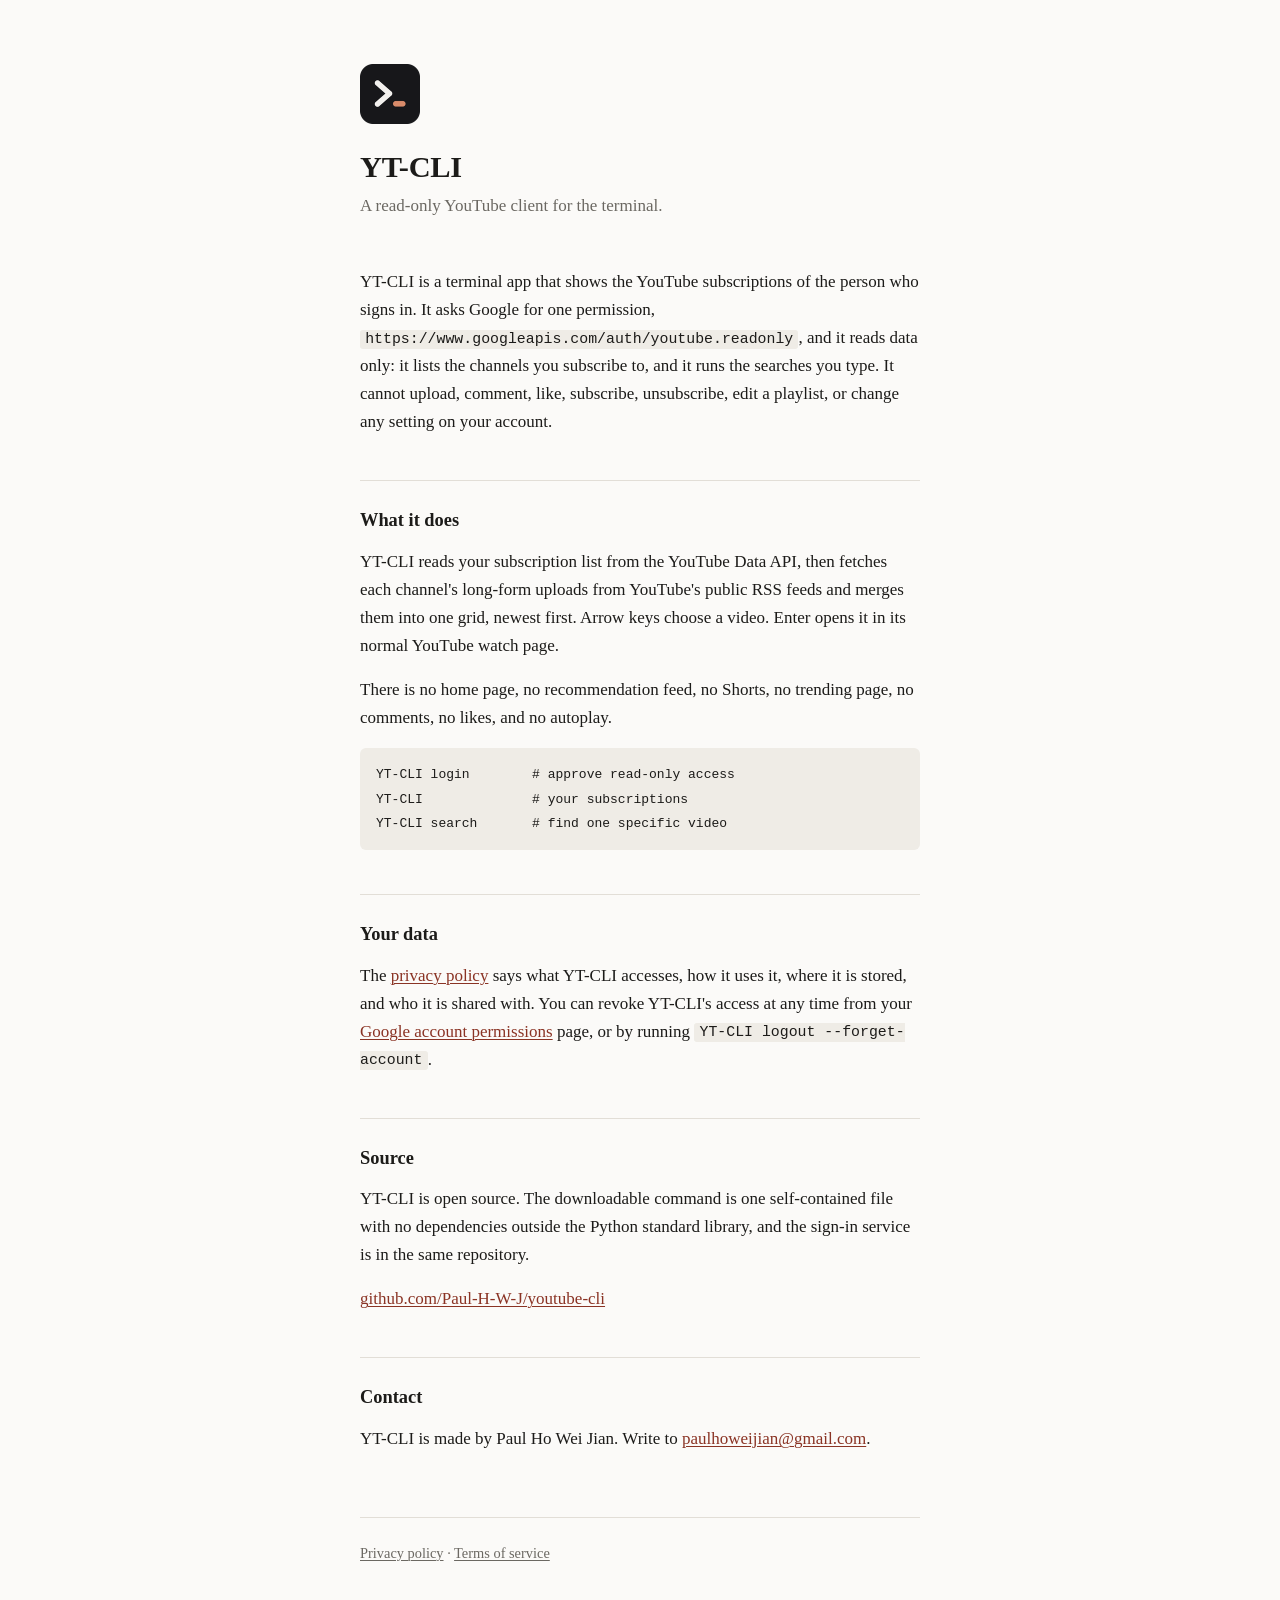
<file: index.html>
<!doctype html>
<html lang="en">
<head>
<meta charset="utf-8">
<meta name="viewport" content="width=device-width, initial-scale=1">
<title>YT-CLI</title>
<meta name="description" content="YT-CLI is a read-only terminal app that shows your YouTube subscriptions. It reads data only.">
<link rel="icon" href="/logo.png">
<link rel="stylesheet" href="/style.css">
</head>
<body>
<div class="wrap">

<header>
  <p><img src="/logo.png" alt="YT-CLI logo" width="60" height="60"></p>
  <h1>YT-CLI</h1>
  <p class="tagline">A read-only YouTube client for the terminal.</p>
</header>

<p>YT-CLI is a terminal app that shows the YouTube subscriptions of the person
who signs in. It asks Google for one permission,
<code>https://www.googleapis.com/auth/youtube.readonly</code>, and it reads
data only: it lists the channels you subscribe to, and it runs the searches you
type. It cannot upload, comment, like, subscribe, unsubscribe, edit a playlist,
or change any setting on your account.</p>

<h2>What it does</h2>

<p>YT-CLI reads your subscription list from the YouTube Data API, then fetches
each channel's long-form uploads from YouTube's public RSS feeds and merges
them into one grid, newest first. Arrow keys choose a video. Enter opens it in
its normal YouTube watch page.</p>

<p>There is no home page, no recommendation feed, no Shorts, no trending page,
no comments, no likes, and no autoplay.</p>

<pre><code>YT-CLI login        # approve read-only access
YT-CLI              # your subscriptions
YT-CLI search       # find one specific video</code></pre>

<h2>Your data</h2>

<p>The <a href="/privacy.html">privacy policy</a> says what YT-CLI accesses,
how it uses it, where it is stored, and who it is shared with. You can revoke
YT-CLI's access at any time from your
<a href="https://myaccount.google.com/permissions">Google account permissions</a>
page, or by running <code>YT-CLI logout --forget-account</code>.</p>

<h2>Source</h2>

<p>YT-CLI is open source. The downloadable command is one self-contained file
with no dependencies outside the Python standard library, and the sign-in
service is in the same repository.</p>

<p><a href="https://github.com/Paul-H-W-J/youtube-cli">github.com/Paul-H-W-J/youtube-cli</a></p>

<h2>Contact</h2>

<p>YT-CLI is made by Paul Ho Wei Jian. Write to
<a href="mailto:paulhoweijian@gmail.com">paulhoweijian@gmail.com</a>.</p>

<footer>
  <p>
    <a href="/privacy.html">Privacy policy</a> ·
    <a href="/terms.html">Terms of service</a>
  </p>
</footer>

</div>
</body>
</html>
</file>
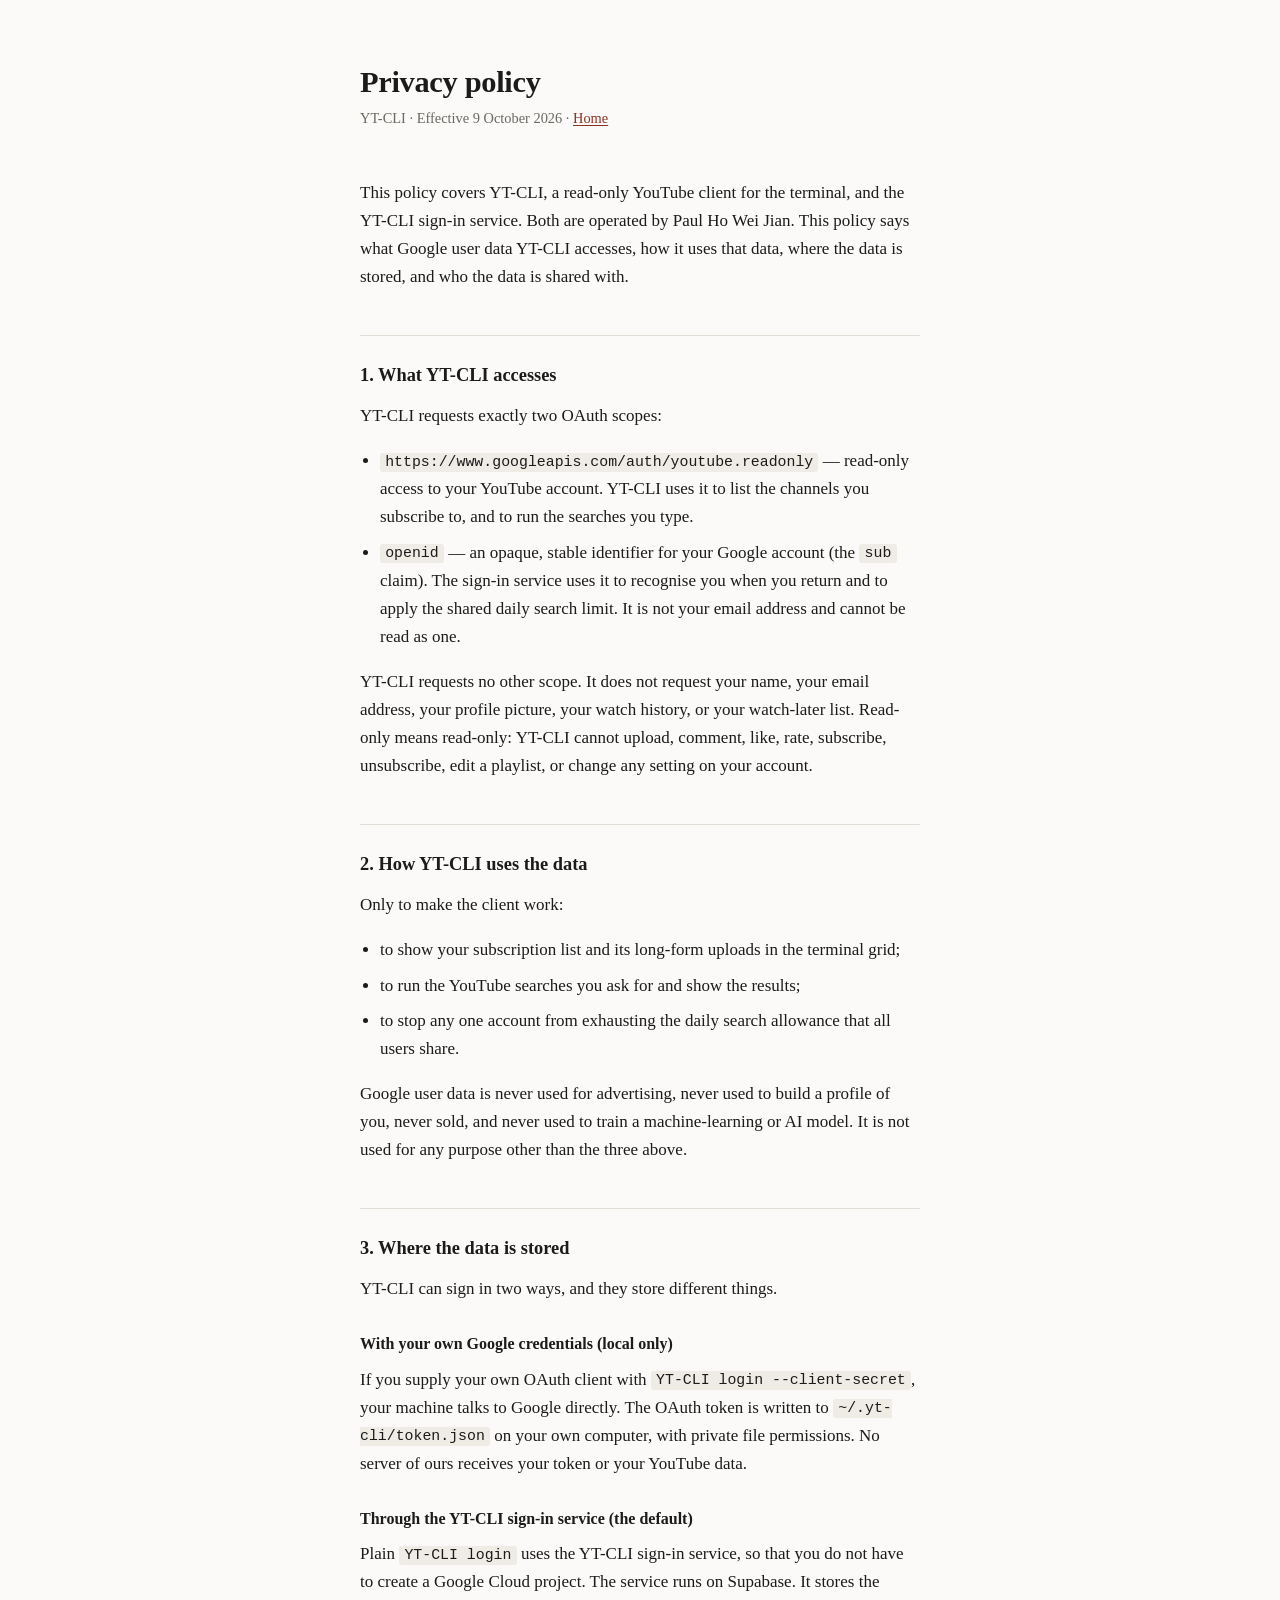
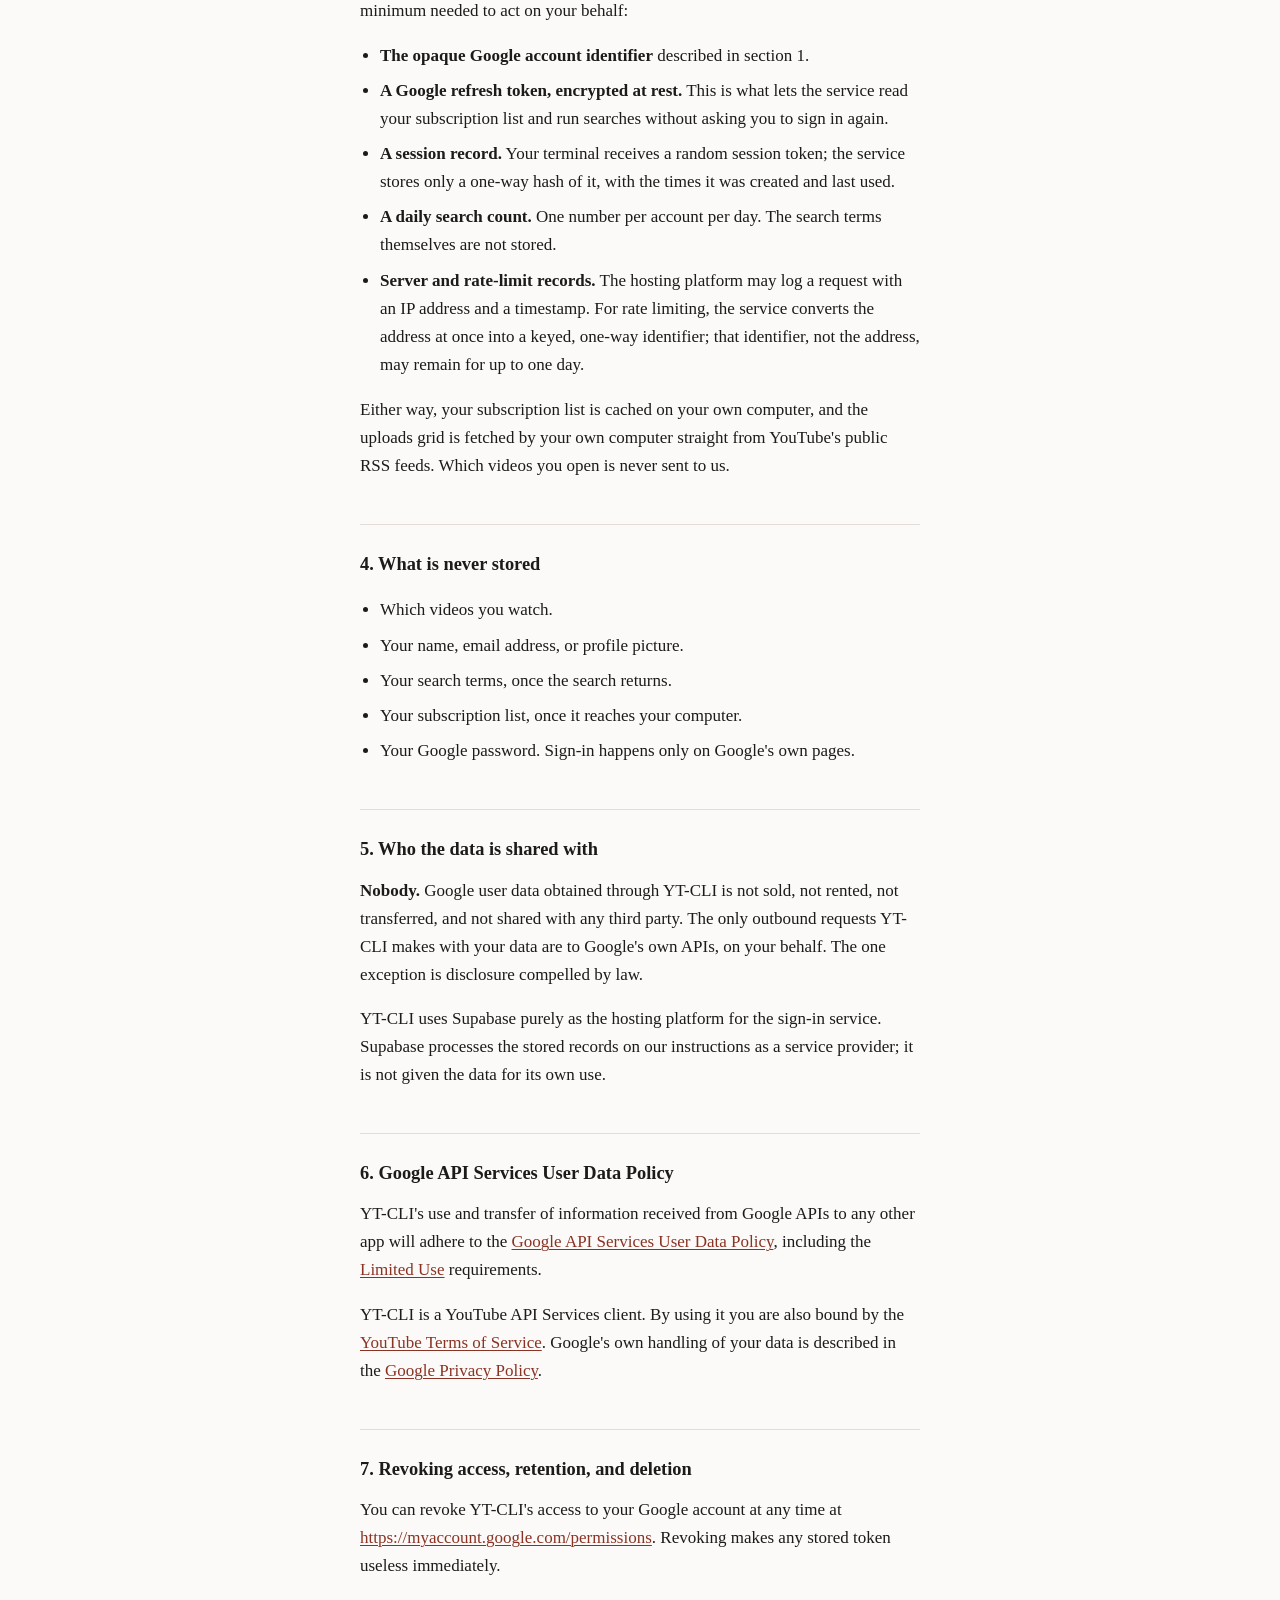
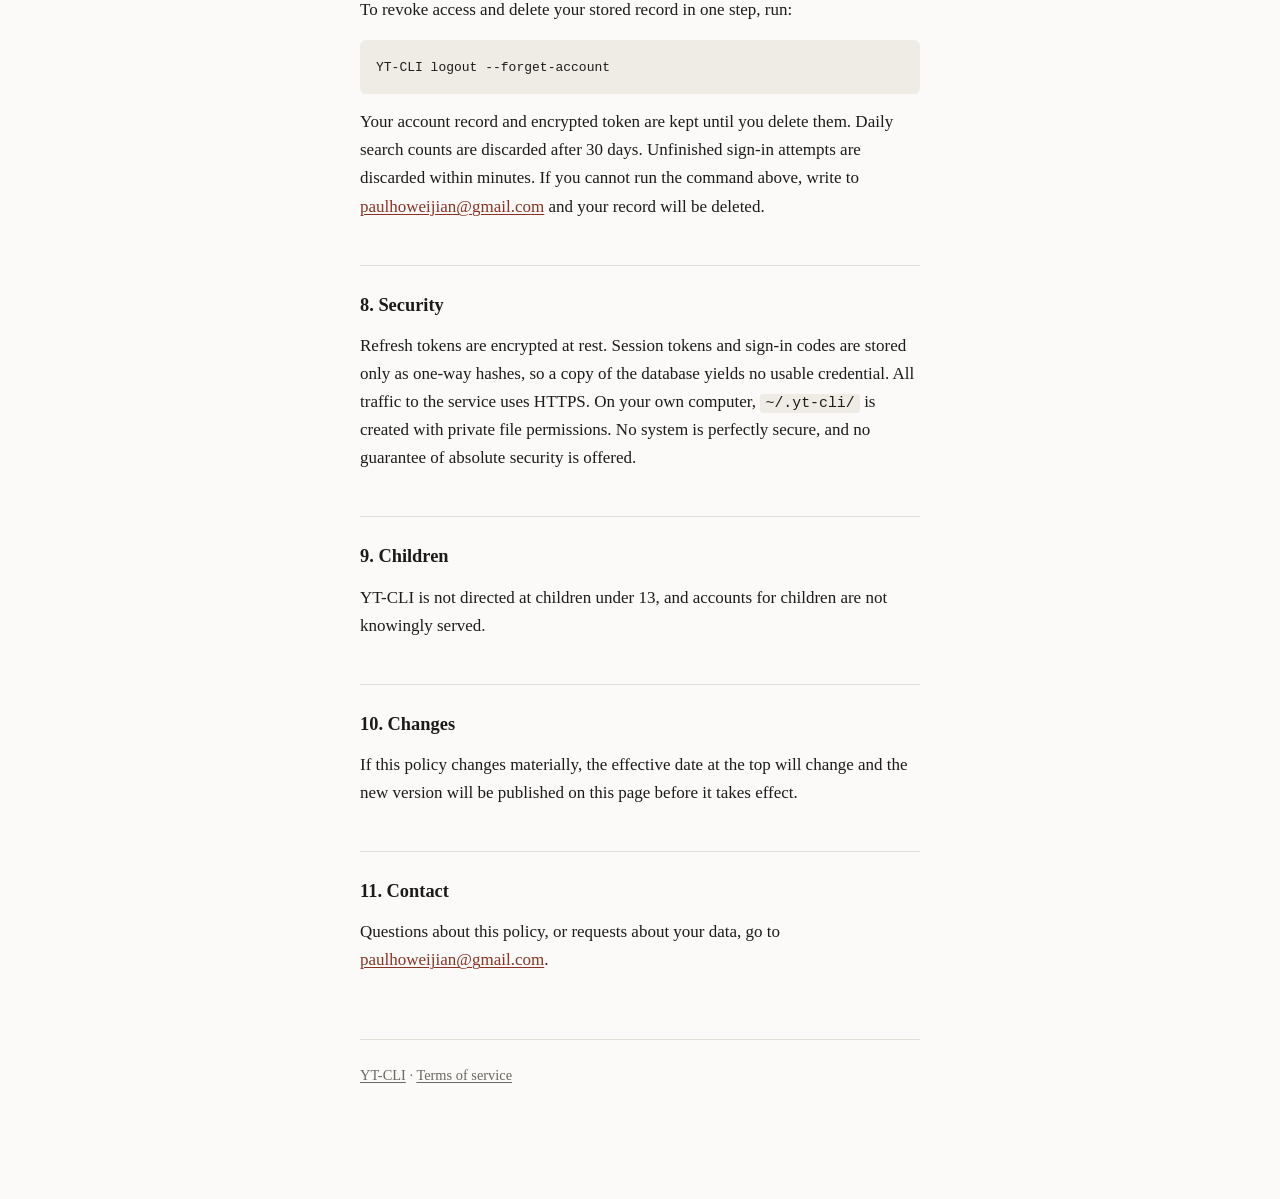
<file: privacy.html>
<!doctype html>
<html lang="en">
<head>
<meta charset="utf-8">
<meta name="viewport" content="width=device-width, initial-scale=1">
<title>Privacy policy — YT-CLI</title>
<meta name="description" content="How YT-CLI accesses, uses, stores, and shares Google user data.">
<link rel="icon" href="/logo.png">
<link rel="stylesheet" href="/style.css">
</head>
<body>
<div class="wrap">

<header>
  <h1>Privacy policy</h1>
  <p class="meta">YT-CLI · Effective 9 October 2026 · <a href="/">Home</a></p>
</header>

<p>This policy covers YT-CLI, a read-only YouTube client for the terminal, and
the YT-CLI sign-in service. Both are operated by Paul Ho Wei Jian. This policy
says what Google user data YT-CLI accesses, how it uses that data, where the
data is stored, and who the data is shared with.</p>

<h2>1. What YT-CLI accesses</h2>

<p>YT-CLI requests exactly two OAuth scopes:</p>

<ul>
  <li><code>https://www.googleapis.com/auth/youtube.readonly</code> — read-only
  access to your YouTube account. YT-CLI uses it to list the channels you
  subscribe to, and to run the searches you type.</li>
  <li><code>openid</code> — an opaque, stable identifier for your Google
  account (the <code>sub</code> claim). The sign-in service uses it to
  recognise you when you return and to apply the shared daily search limit. It
  is not your email address and cannot be read as one.</li>
</ul>

<p>YT-CLI requests no other scope. It does not request your name, your email
address, your profile picture, your watch history, or your watch-later list.
Read-only means read-only: YT-CLI cannot upload, comment, like, rate,
subscribe, unsubscribe, edit a playlist, or change any setting on your
account.</p>

<h2>2. How YT-CLI uses the data</h2>

<p>Only to make the client work:</p>

<ul>
  <li>to show your subscription list and its long-form uploads in the terminal
  grid;</li>
  <li>to run the YouTube searches you ask for and show the results;</li>
  <li>to stop any one account from exhausting the daily search allowance that
  all users share.</li>
</ul>

<p>Google user data is never used for advertising, never used to build a
profile of you, never sold, and never used to train a machine-learning or AI
model. It is not used for any purpose other than the three above.</p>

<h2>3. Where the data is stored</h2>

<p>YT-CLI can sign in two ways, and they store different things.</p>

<h3>With your own Google credentials (local only)</h3>

<p>If you supply your own OAuth client with
<code>YT-CLI login --client-secret</code>, your machine talks to Google
directly. The OAuth token is written to <code>~/.yt-cli/token.json</code> on
your own computer, with private file permissions. No server of ours receives
your token or your YouTube data.</p>

<h3>Through the YT-CLI sign-in service (the default)</h3>

<p>Plain <code>YT-CLI login</code> uses the YT-CLI sign-in service, so that you
do not have to create a Google Cloud project. The service runs on Supabase. It
stores the minimum needed to act on your behalf:</p>

<ul>
  <li><strong>The opaque Google account identifier</strong> described in
  section 1.</li>
  <li><strong>A Google refresh token, encrypted at rest.</strong> This is what
  lets the service read your subscription list and run searches without asking
  you to sign in again.</li>
  <li><strong>A session record.</strong> Your terminal receives a random
  session token; the service stores only a one-way hash of it, with the times
  it was created and last used.</li>
  <li><strong>A daily search count.</strong> One number per account per day.
  The search terms themselves are not stored.</li>
  <li><strong>Server and rate-limit records.</strong> The hosting platform may
  log a request with an IP address and a timestamp. For rate limiting, the
  service converts the address at once into a keyed, one-way identifier; that
  identifier, not the address, may remain for up to one day.</li>
</ul>

<p>Either way, your subscription list is cached on your own computer, and the
uploads grid is fetched by your own computer straight from YouTube's public RSS
feeds. Which videos you open is never sent to us.</p>

<h2>4. What is never stored</h2>

<ul>
  <li>Which videos you watch.</li>
  <li>Your name, email address, or profile picture.</li>
  <li>Your search terms, once the search returns.</li>
  <li>Your subscription list, once it reaches your computer.</li>
  <li>Your Google password. Sign-in happens only on Google's own pages.</li>
</ul>

<h2>5. Who the data is shared with</h2>

<p><strong>Nobody.</strong> Google user data obtained through YT-CLI is not
sold, not rented, not transferred, and not shared with any third party. The
only outbound requests YT-CLI makes with your data are to Google's own APIs,
on your behalf. The one exception is disclosure compelled by law.</p>

<p>YT-CLI uses Supabase purely as the hosting platform for the sign-in service.
Supabase processes the stored records on our instructions as a service
provider; it is not given the data for its own use.</p>

<h2>6. Google API Services User Data Policy</h2>

<p>YT-CLI's use and transfer of information received from Google APIs to any
other app will adhere to the
<a href="https://developers.google.com/terms/api-services-user-data-policy">Google
API Services User Data Policy</a>, including the
<a href="https://developers.google.com/terms/api-services-user-data-policy#additional_requirements_for_specific_api_scopes">Limited
Use</a> requirements.</p>

<p>YT-CLI is a YouTube API Services client. By using it you are also bound by
the <a href="https://www.youtube.com/t/terms">YouTube Terms of Service</a>.
Google's own handling of your data is described in the
<a href="https://policies.google.com/privacy">Google Privacy Policy</a>.</p>

<h2>7. Revoking access, retention, and deletion</h2>

<p>You can revoke YT-CLI's access to your Google account at any time at
<a href="https://myaccount.google.com/permissions">https://myaccount.google.com/permissions</a>.
Revoking makes any stored token useless immediately.</p>

<p>To revoke access and delete your stored record in one step, run:</p>

<pre><code>YT-CLI logout --forget-account</code></pre>

<p>Your account record and encrypted token are kept until you delete them.
Daily search counts are discarded after 30 days. Unfinished sign-in attempts
are discarded within minutes. If you cannot run the command above, write to
<a href="mailto:paulhoweijian@gmail.com">paulhoweijian@gmail.com</a> and your
record will be deleted.</p>

<h2>8. Security</h2>

<p>Refresh tokens are encrypted at rest. Session tokens and sign-in codes are
stored only as one-way hashes, so a copy of the database yields no usable
credential. All traffic to the service uses HTTPS. On your own computer,
<code>~/.yt-cli/</code> is created with private file permissions. No system is
perfectly secure, and no guarantee of absolute security is offered.</p>

<h2>9. Children</h2>

<p>YT-CLI is not directed at children under 13, and accounts for children are
not knowingly served.</p>

<h2>10. Changes</h2>

<p>If this policy changes materially, the effective date at the top will change
and the new version will be published on this page before it takes effect.</p>

<h2>11. Contact</h2>

<p>Questions about this policy, or requests about your data, go to
<a href="mailto:paulhoweijian@gmail.com">paulhoweijian@gmail.com</a>.</p>

<footer>
  <p><a href="/">YT-CLI</a> · <a href="/terms.html">Terms of service</a></p>
</footer>

</div>
</body>
</html>
</file>
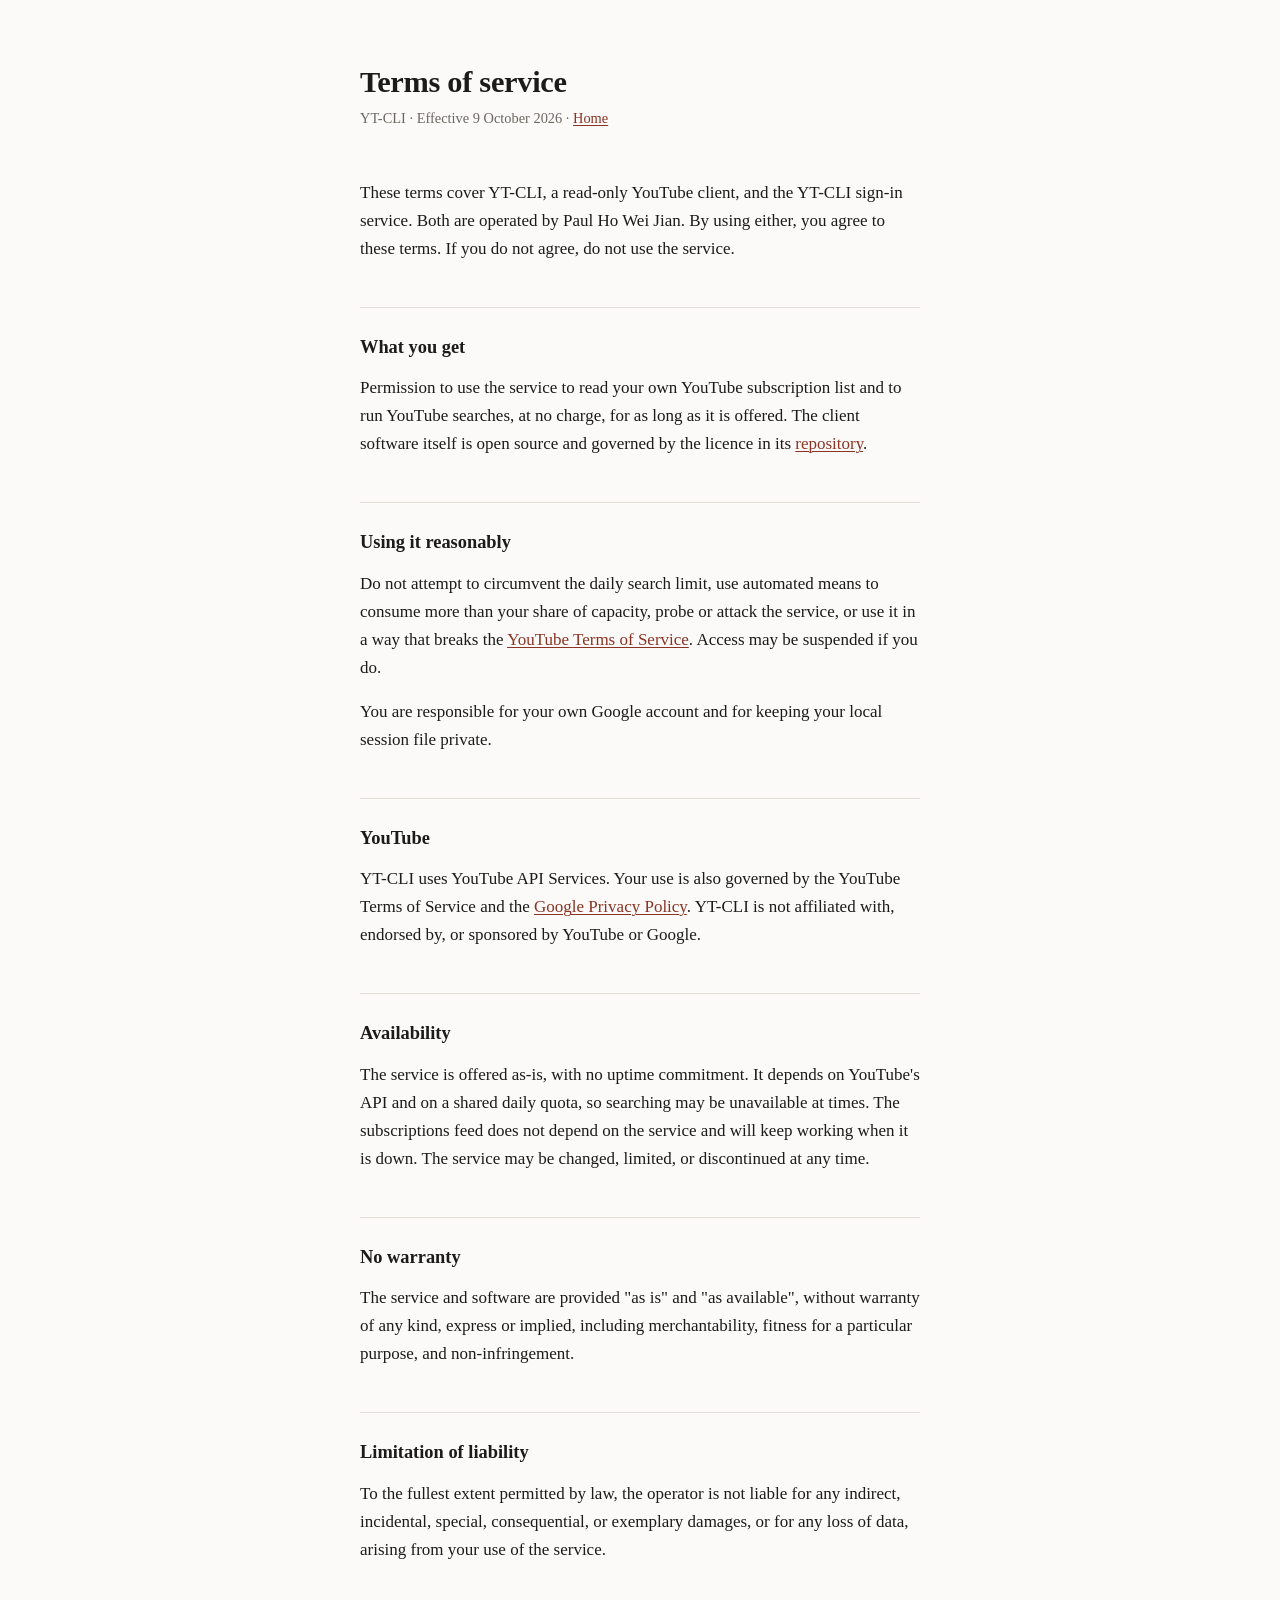
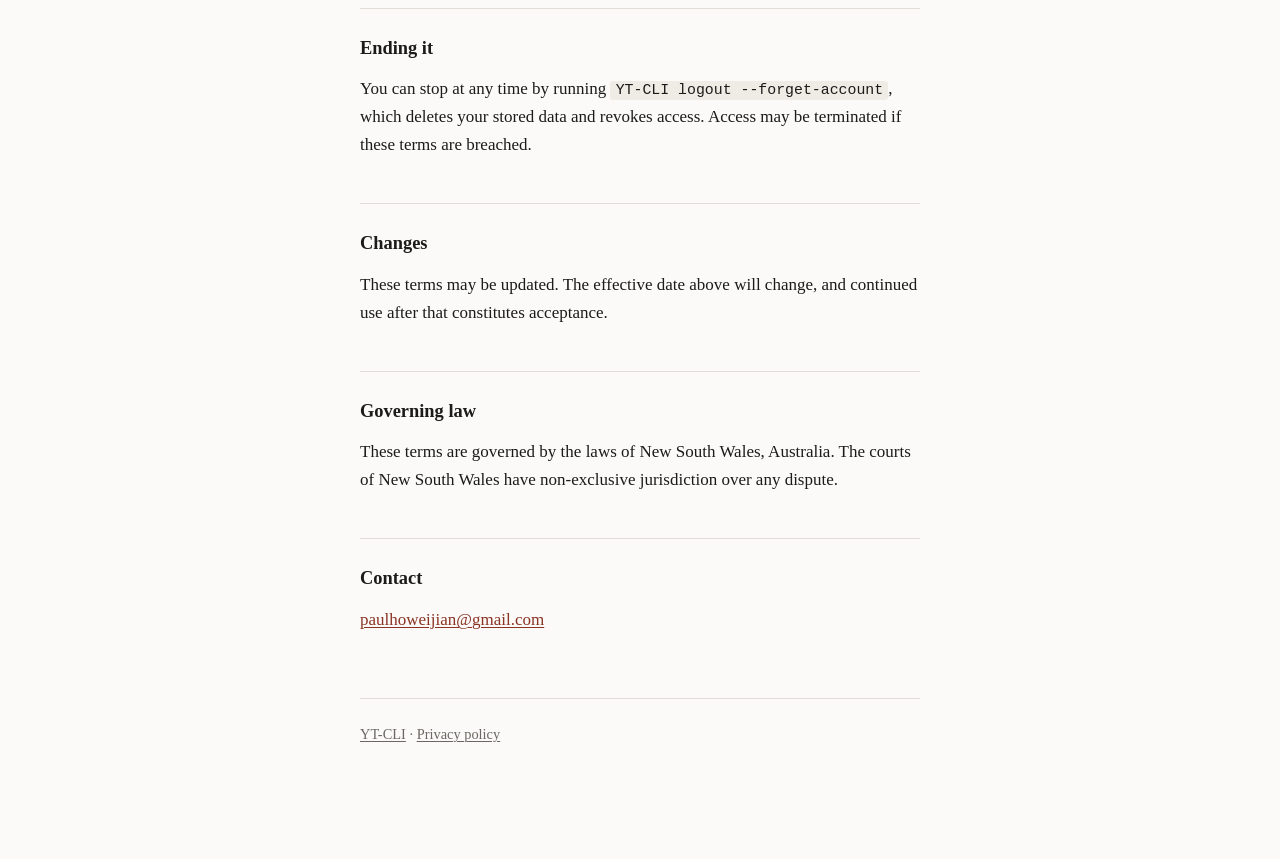
<file: terms.html>
<!doctype html>
<html lang="en">
<head>
<meta charset="utf-8">
<meta name="viewport" content="width=device-width, initial-scale=1">
<title>Terms of service — YT-CLI</title>
<meta name="description" content="Terms for using YT-CLI and its sign-in service.">
<link rel="icon" href="/logo.png">
<link rel="stylesheet" href="/style.css">
</head>
<body>
<div class="wrap">

<header>
  <h1>Terms of service</h1>
  <p class="meta">YT-CLI · Effective 9 October 2026 · <a href="/">Home</a></p>
</header>

<p>These terms cover YT-CLI, a read-only YouTube client, and the YT-CLI sign-in
service. Both are operated by Paul Ho Wei Jian. By using either, you agree to
these terms. If you do not agree, do not use the service.</p>

<h2>What you get</h2>

<p>Permission to use the service to read your own YouTube subscription list and
to run YouTube searches, at no charge, for as long as it is offered. The client
software itself is open source and governed by the licence in its
<a href="https://github.com/Paul-H-W-J/youtube-cli">repository</a>.</p>

<h2>Using it reasonably</h2>

<p>Do not attempt to circumvent the daily search limit, use automated means to
consume more than your share of capacity, probe or attack the service, or use
it in a way that breaks the
<a href="https://www.youtube.com/t/terms">YouTube Terms of Service</a>. Access
may be suspended if you do.</p>

<p>You are responsible for your own Google account and for keeping your local
session file private.</p>

<h2>YouTube</h2>

<p>YT-CLI uses YouTube API Services. Your use is also governed by the YouTube
Terms of Service and the
<a href="https://policies.google.com/privacy">Google Privacy Policy</a>. YT-CLI
is not affiliated with, endorsed by, or sponsored by YouTube or Google.</p>

<h2>Availability</h2>

<p>The service is offered as-is, with no uptime commitment. It depends on
YouTube's API and on a shared daily quota, so searching may be unavailable at
times. The subscriptions feed does not depend on the service and will keep
working when it is down. The service may be changed, limited, or discontinued
at any time.</p>

<h2>No warranty</h2>

<p>The service and software are provided "as is" and "as available", without
warranty of any kind, express or implied, including merchantability, fitness
for a particular purpose, and non-infringement.</p>

<h2>Limitation of liability</h2>

<p>To the fullest extent permitted by law, the operator is not liable for any
indirect, incidental, special, consequential, or exemplary damages, or for any
loss of data, arising from your use of the service.</p>

<h2>Ending it</h2>

<p>You can stop at any time by running <code>YT-CLI logout
--forget-account</code>, which deletes your stored data and revokes access.
Access may be terminated if these terms are breached.</p>

<h2>Changes</h2>

<p>These terms may be updated. The effective date above will change, and
continued use after that constitutes acceptance.</p>

<h2>Governing law</h2>

<p>These terms are governed by the laws of New South Wales, Australia. The
courts of New South Wales have non-exclusive jurisdiction over any
dispute.</p>

<h2>Contact</h2>

<p><a href="mailto:paulhoweijian@gmail.com">paulhoweijian@gmail.com</a></p>

<footer>
  <p><a href="/">YT-CLI</a> · <a href="/privacy.html">Privacy policy</a></p>
</footer>

</div>
</body>
</html>
</file>
<file: style.css>
:root {
  --bg: #fbfaf8;
  --fg: #1c1b19;
  --muted: #6b6862;
  --rule: #e2ded7;
  --accent: #8a3324;
  --code-bg: #efece6;
}

@media (prefers-color-scheme: dark) {
  :root {
    --bg: #17171a;
    --fg: #f2f0ed;
    --muted: #9d9a94;
    --rule: #2e2e33;
    --accent: #d98b6a;
    --code-bg: #232327;
  }
}

* { box-sizing: border-box; }

body {
  margin: 0;
  background: var(--bg);
  color: var(--fg);
  font: 17px/1.65 ui-serif, Georgia, "Times New Roman", serif;
  -webkit-text-size-adjust: 100%;
}

.wrap {
  max-width: 38rem;
  margin: 0 auto;
  padding: 4rem 1.5rem 6rem;
}

header { margin-bottom: 3rem; }

h1 {
  font-size: 1.9rem;
  line-height: 1.2;
  margin: 0 0 .4rem;
  letter-spacing: -0.01em;
}

.tagline { color: var(--muted); margin: 0; }

h2 {
  font-size: 1.15rem;
  margin: 2.75rem 0 .75rem;
  padding-top: 1.5rem;
  border-top: 1px solid var(--rule);
}

h3 { font-size: 1rem; margin: 1.75rem 0 .5rem; }

p, li { margin: 0 0 1rem; }

ul { padding-left: 1.25rem; }

li { margin-bottom: .45rem; }

a { color: var(--accent); text-decoration-thickness: 1px; text-underline-offset: 2px; }

code, pre {
  font-family: ui-monospace, SFMono-Regular, Menlo, monospace;
  font-size: .875em;
}

code { background: var(--code-bg); padding: .1em .35em; border-radius: 3px; }

pre {
  background: var(--code-bg);
  padding: .9rem 1rem;
  border-radius: 6px;
  overflow-x: auto;
}

pre code { background: none; padding: 0; }

footer {
  margin-top: 4rem;
  padding-top: 1.5rem;
  border-top: 1px solid var(--rule);
  color: var(--muted);
  font-size: .9rem;
}

footer a { color: var(--muted); }

.todo {
  background: #fff4d6;
  border: 1px solid #e8cd85;
  color: #5c4708;
  padding: .85rem 1rem;
  border-radius: 6px;
  font-family: ui-monospace, SFMono-Regular, Menlo, monospace;
  font-size: .82rem;
  line-height: 1.5;
}

@media (prefers-color-scheme: dark) {
  .todo { background: #33280d; border-color: #6b5518; color: #f0dda6; }
}

.meta { color: var(--muted); font-size: .9rem; }
</file>
